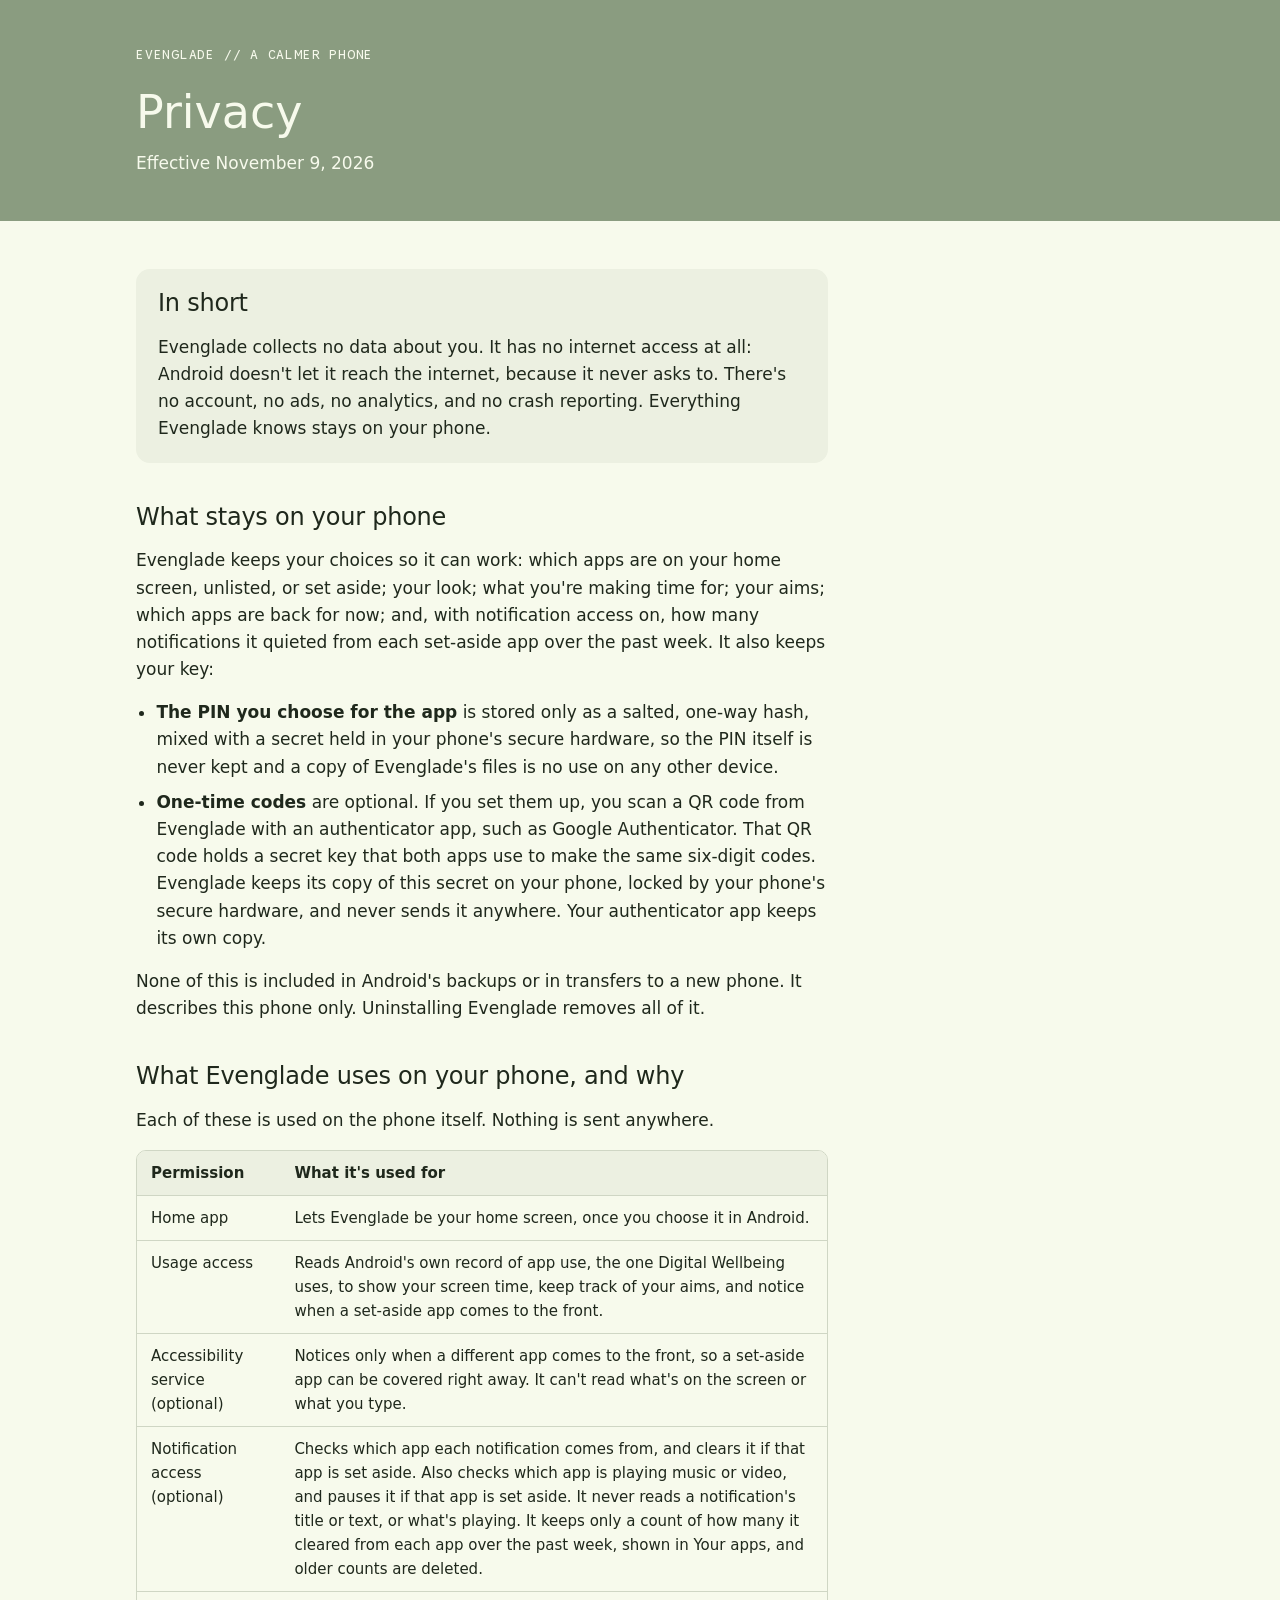
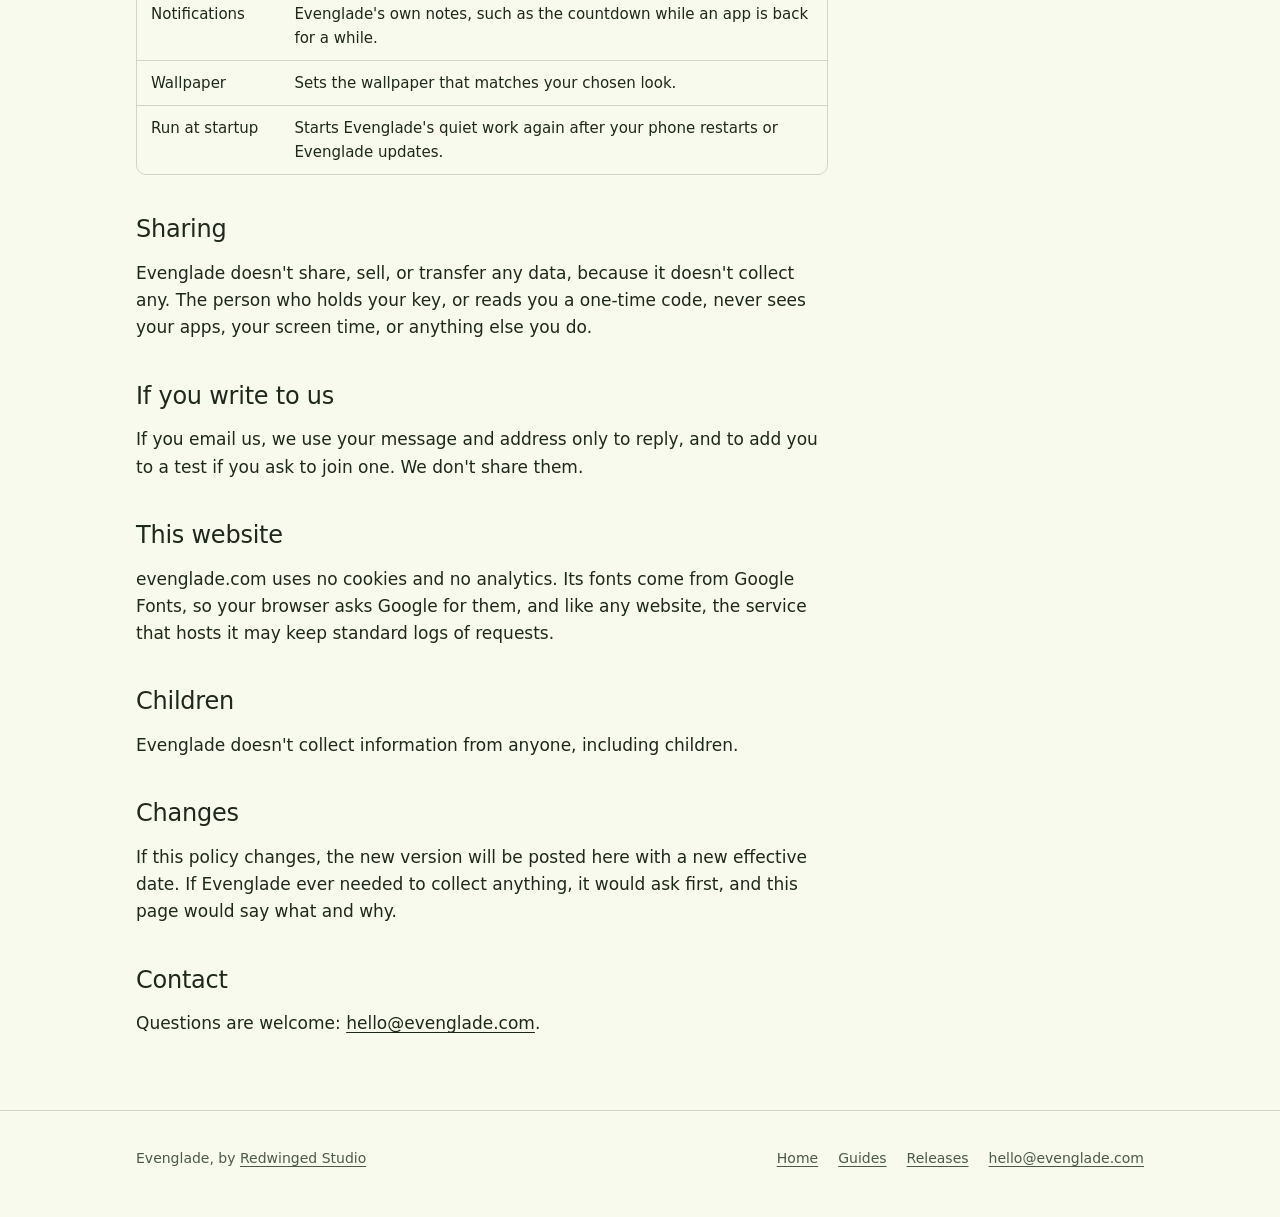
<file: docs/privacy.html>
<!doctype html>
<html lang="en">
<head>
<meta charset="utf-8">
<meta name="viewport" content="width=device-width, initial-scale=1, viewport-fit=cover">
<title>Privacy · Evenglade</title>
<meta name="description" content="Evenglade collects no data. It has no internet access, no account, no ads and no analytics, so everything it knows stays on your phone.">
<meta name="theme-color" content="#8A9C80">
<link rel="icon" href="/favicon.ico" sizes="48x48">
<link rel="icon" href="/favicon.svg" type="image/svg+xml">
<link rel="icon" href="/icon-192.png" type="image/png" sizes="192x192">
<link rel="apple-touch-icon" href="/apple-touch-icon.png">
<link rel="manifest" href="/site.webmanifest">
<link rel="canonical" href="https://evenglade.com/privacy">
<meta property="og:type" content="website">
<meta property="og:url" content="https://evenglade.com/privacy">
<meta property="og:title" content="Privacy · Evenglade">
<meta property="og:description" content="Evenglade collects no data. Everything it knows stays on your phone.">
<meta property="og:image" content="https://evenglade.com/og.png">
<meta property="og:image:width" content="1024">
<meta property="og:image:height" content="500">
<meta property="og:image:alt" content="Evenglade: a calmer phone, with space for your life. Set aside the apps that take you out of the now.">
<meta property="og:site_name" content="Evenglade">
<meta property="og:locale" content="en_US">
<meta name="twitter:card" content="summary_large_image">
<link rel="preconnect" href="https://fonts.googleapis.com">
<link rel="preconnect" href="https://fonts.gstatic.com" crossorigin>
<link rel="stylesheet" href="https://fonts.googleapis.com/css2?family=Google+Sans+Flex:wght@300..700&family=Google+Sans+Code:wght@400..700&display=swap">
<link rel="stylesheet" href="style.css">
</head>
<body>

<header class="doc-head">
  <div class="wrap">
    <a class="mono" href="/">Evenglade <span aria-hidden="true">//</span> A calmer phone</a>
    <h1>Privacy</h1>
    <p>Effective November 9, 2026</p>
  </div>
</header>

<main class="doc">
  <div class="wrap">
    <div class="prose">
      <div class="summary prose">
        <h2 style="margin-top: 0;">In short</h2>
        <p>Evenglade collects no data about you. It has no internet access at all: Android doesn't let it reach the internet, because it never asks to. There's no account, no ads, no analytics, and no crash reporting. Everything Evenglade knows stays on your phone.</p>
      </div>

      <h2>What stays on your phone</h2>
      <p>Evenglade keeps your choices so it can work: which apps are on your home screen, unlisted, or set aside; your look; what you're making time for; your aims; which apps are back for now; and, with notification access on, how many notifications it quieted from each set-aside app over the past week. It also keeps your key:</p>
      <ul>
        <li><b>The PIN you choose for the app</b> is stored only as a salted, one-way hash, mixed with a secret held in your phone's secure hardware, so the PIN itself is never kept and a copy of Evenglade's files is no use on any other device.</li>
        <li><b>One-time codes</b> are optional. If you set them up, you scan a QR code from Evenglade with an authenticator app, such as Google Authenticator. That QR code holds a secret key that both apps use to make the same six-digit codes. Evenglade keeps its copy of this secret on your phone, locked by your phone's secure hardware, and never sends it anywhere. Your authenticator app keeps its own copy.</li>
      </ul>
      <p>None of this is included in Android's backups or in transfers to a new phone. It describes this phone only. Uninstalling Evenglade removes all of it.</p>

      <h2>What Evenglade uses on your phone, and why</h2>
      <p>Each of these is used on the phone itself. Nothing is sent anywhere.</p>
      <div class="table-wrap">
        <table>
          <thead><tr><th>Permission</th><th>What it's used for</th></tr></thead>
          <tbody>
            <tr><td>Home app</td><td>Lets Evenglade be your home screen, once you choose it in Android.</td></tr>
            <tr><td>Usage access</td><td>Reads Android's own record of app use, the one Digital Wellbeing uses, to show your screen time, keep track of your aims, and notice when a set-aside app comes to the front.</td></tr>
            <tr><td>Accessibility service (optional)</td><td>Notices only when a different app comes to the front, so a set-aside app can be covered right away. It can't read what's on the screen or what you type.</td></tr>
            <tr><td>Notification access (optional)</td><td>Checks which app each notification comes from, and clears it if that app is set aside. Also checks which app is playing music or video, and pauses it if that app is set aside. It never reads a notification's title or text, or what's playing. It keeps only a count of how many it cleared from each app over the past week, shown in Your apps, and older counts are deleted.</td></tr>
            <tr><td>Notifications</td><td>Evenglade's own notes, such as the countdown while an app is back for a while.</td></tr>
            <tr><td>Wallpaper</td><td>Sets the wallpaper that matches your chosen look.</td></tr>
            <tr><td>Run at startup</td><td>Starts Evenglade's quiet work again after your phone restarts or Evenglade updates.</td></tr>
          </tbody>
        </table>
      </div>

      <h2>Sharing</h2>
      <p>Evenglade doesn't share, sell, or transfer any data, because it doesn't collect any. The person who holds your key, or reads you a one-time code, never sees your apps, your screen time, or anything else you do.</p>

      <h2>If you write to us</h2>
      <p>If you email us, we use your message and address only to reply, and to add you to a test if you ask to join one. We don't share them.</p>

      <h2>This website</h2>
      <p>evenglade.com uses no cookies and no analytics. Its fonts come from Google Fonts, so your browser asks Google for them, and like any website, the service that hosts it may keep standard logs of requests.</p>

      <h2>Children</h2>
      <p>Evenglade doesn't collect information from anyone, including children.</p>

      <h2>Changes</h2>
      <p>If this policy changes, the new version will be posted here with a new effective date. If Evenglade ever needed to collect anything, it would ask first, and this page would say what and why.</p>

      <h2>Contact</h2>
      <p>Questions are welcome: <a href="mailto:hello@evenglade.com">hello@evenglade.com</a>.</p>
    </div>
  </div>
</main>

<footer>
  <div class="wrap">
    <span>Evenglade, by <a href="https://redwinged.com">Redwinged Studio</a></span>
    <nav aria-label="Footer">
      <a href="/">Home</a>
      <a href="/guides">Guides</a>
      <a href="/releases">Releases</a>
      <a href="mailto:hello@evenglade.com">hello@evenglade.com</a>
    </nav>
  </div>
</footer>
</body>
</html>
</file>
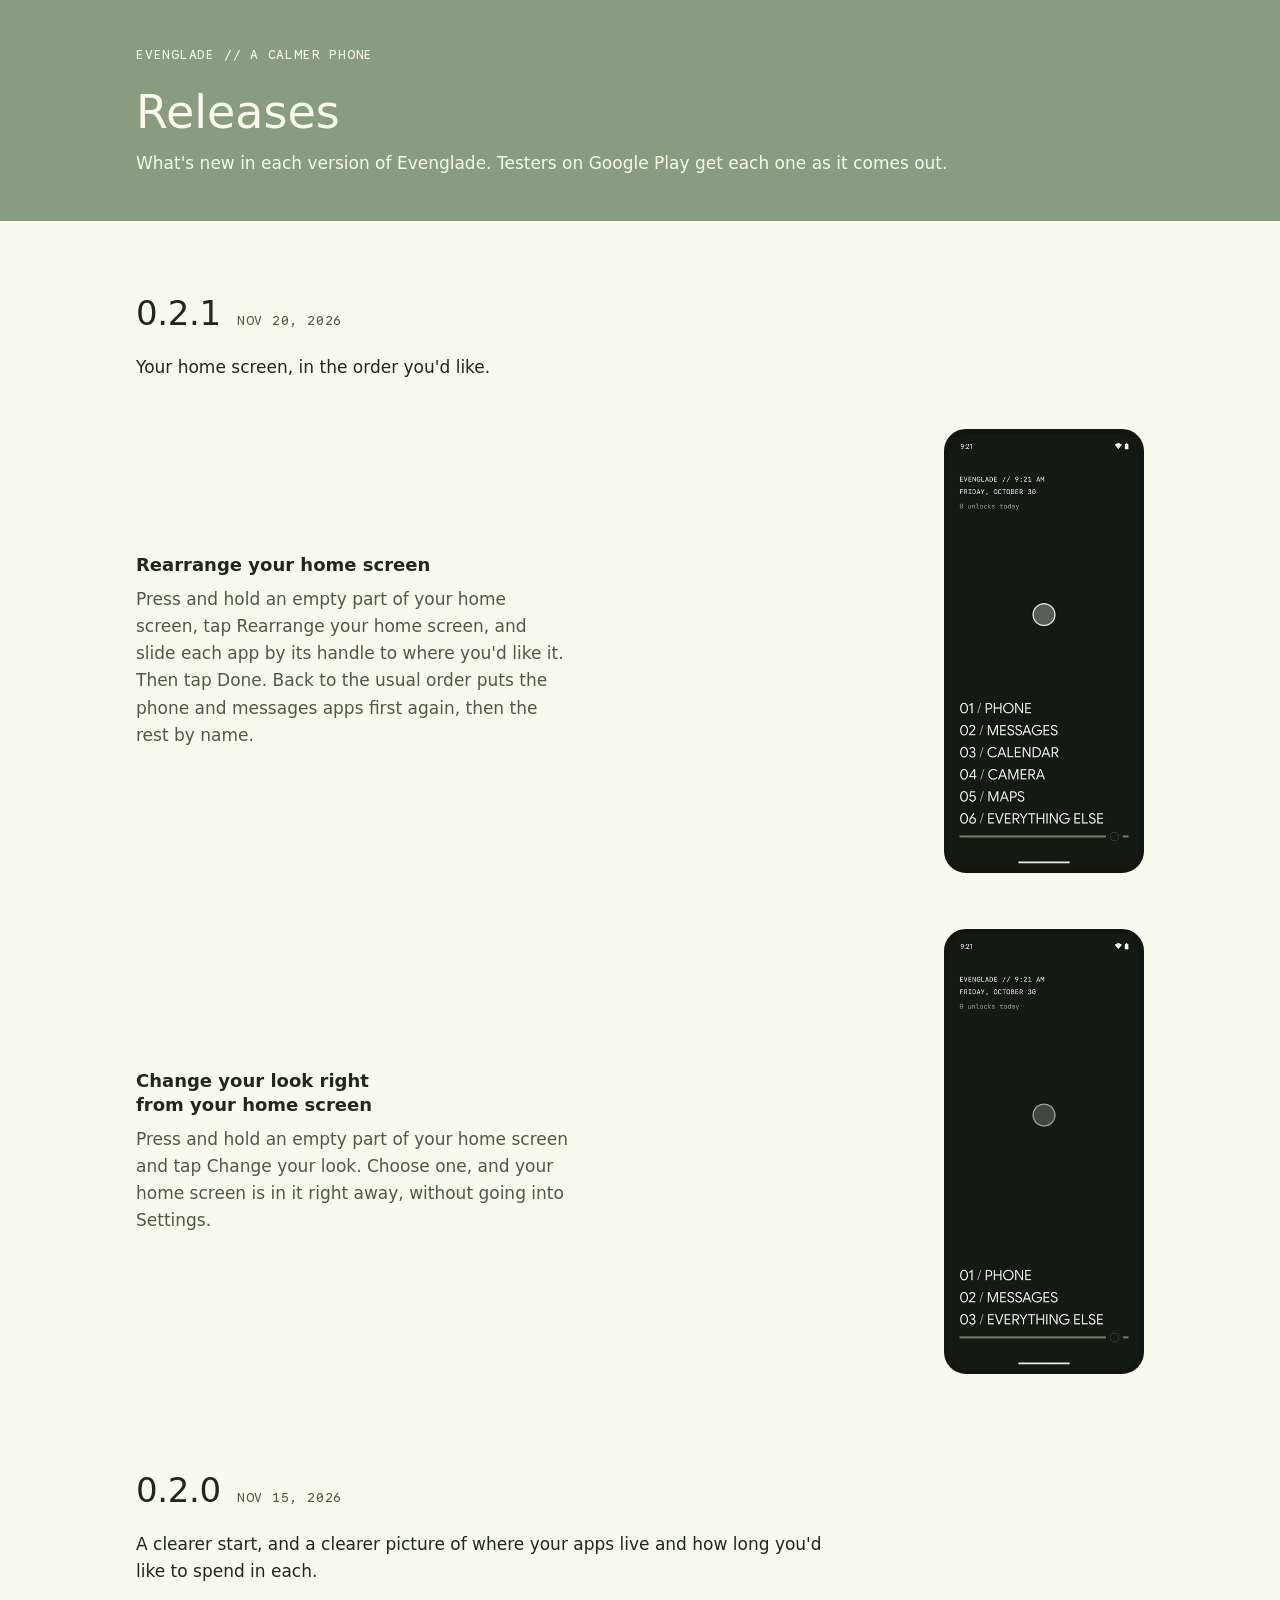
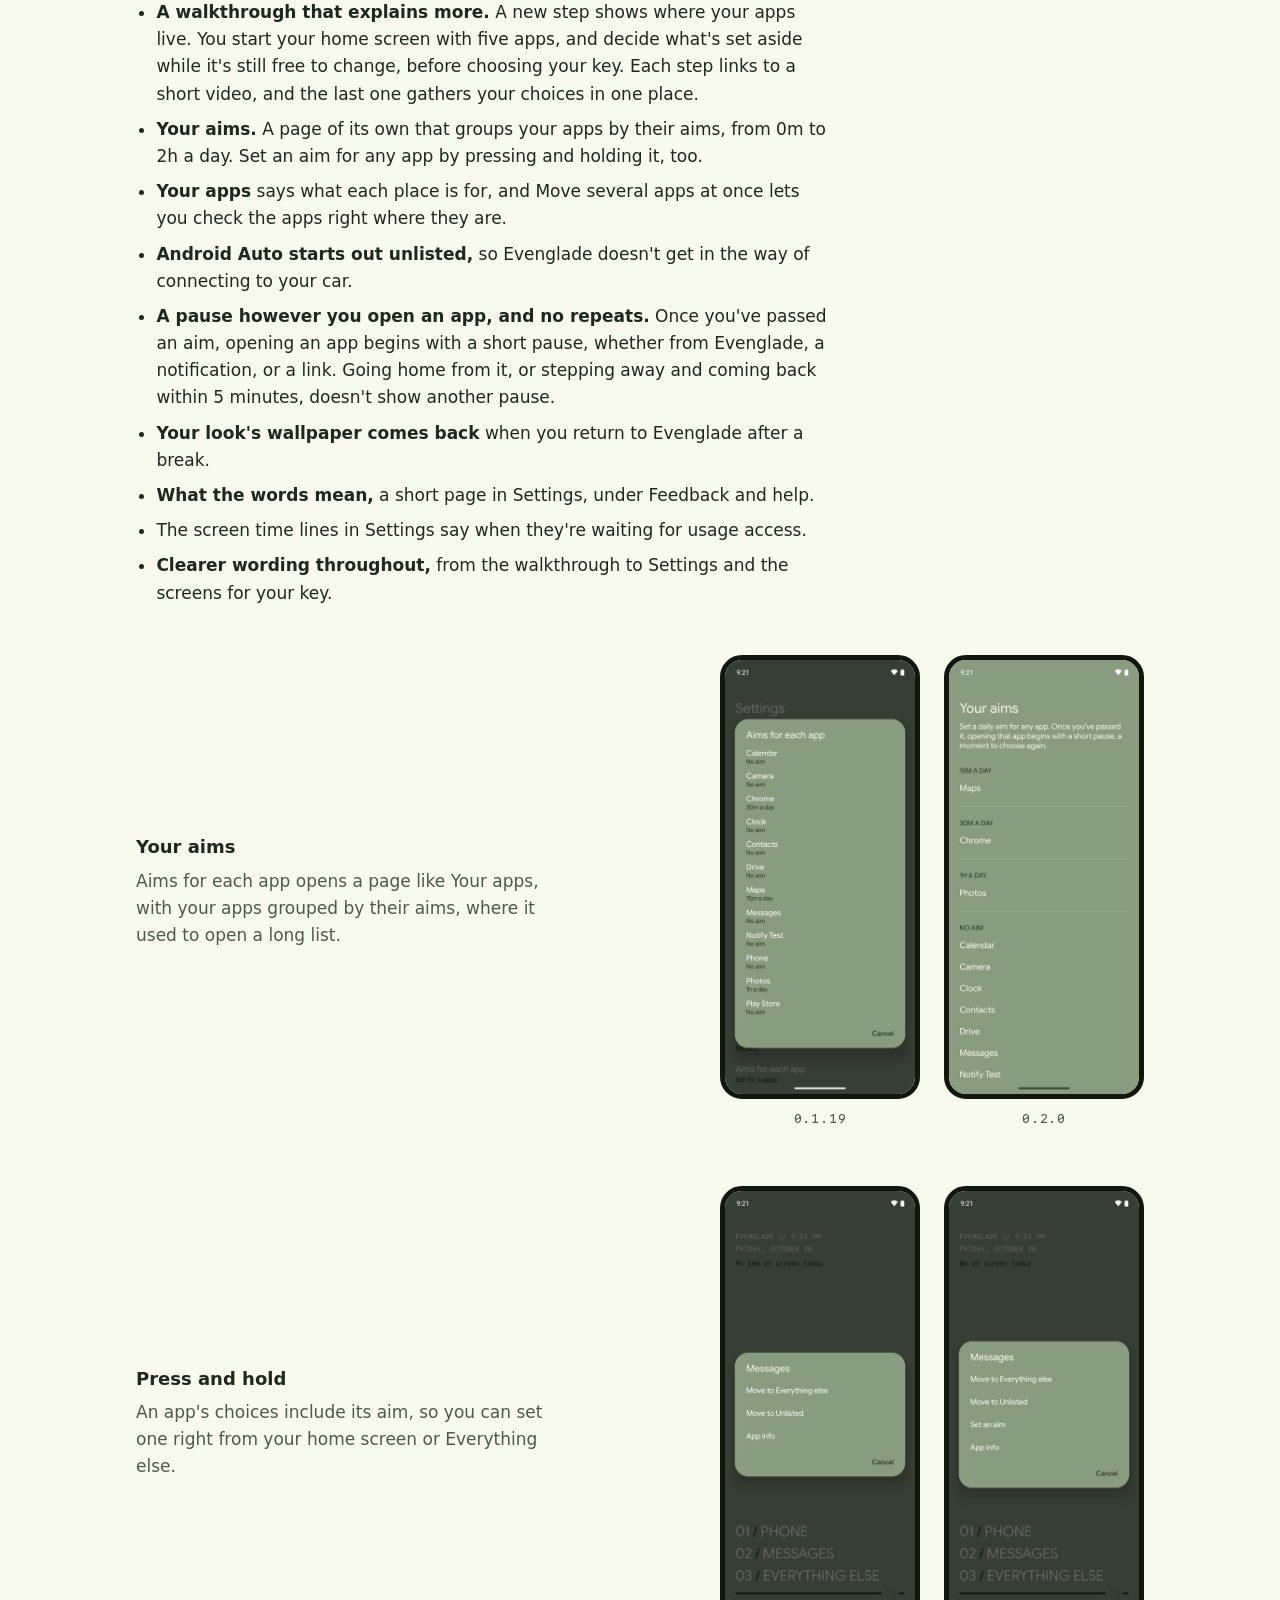
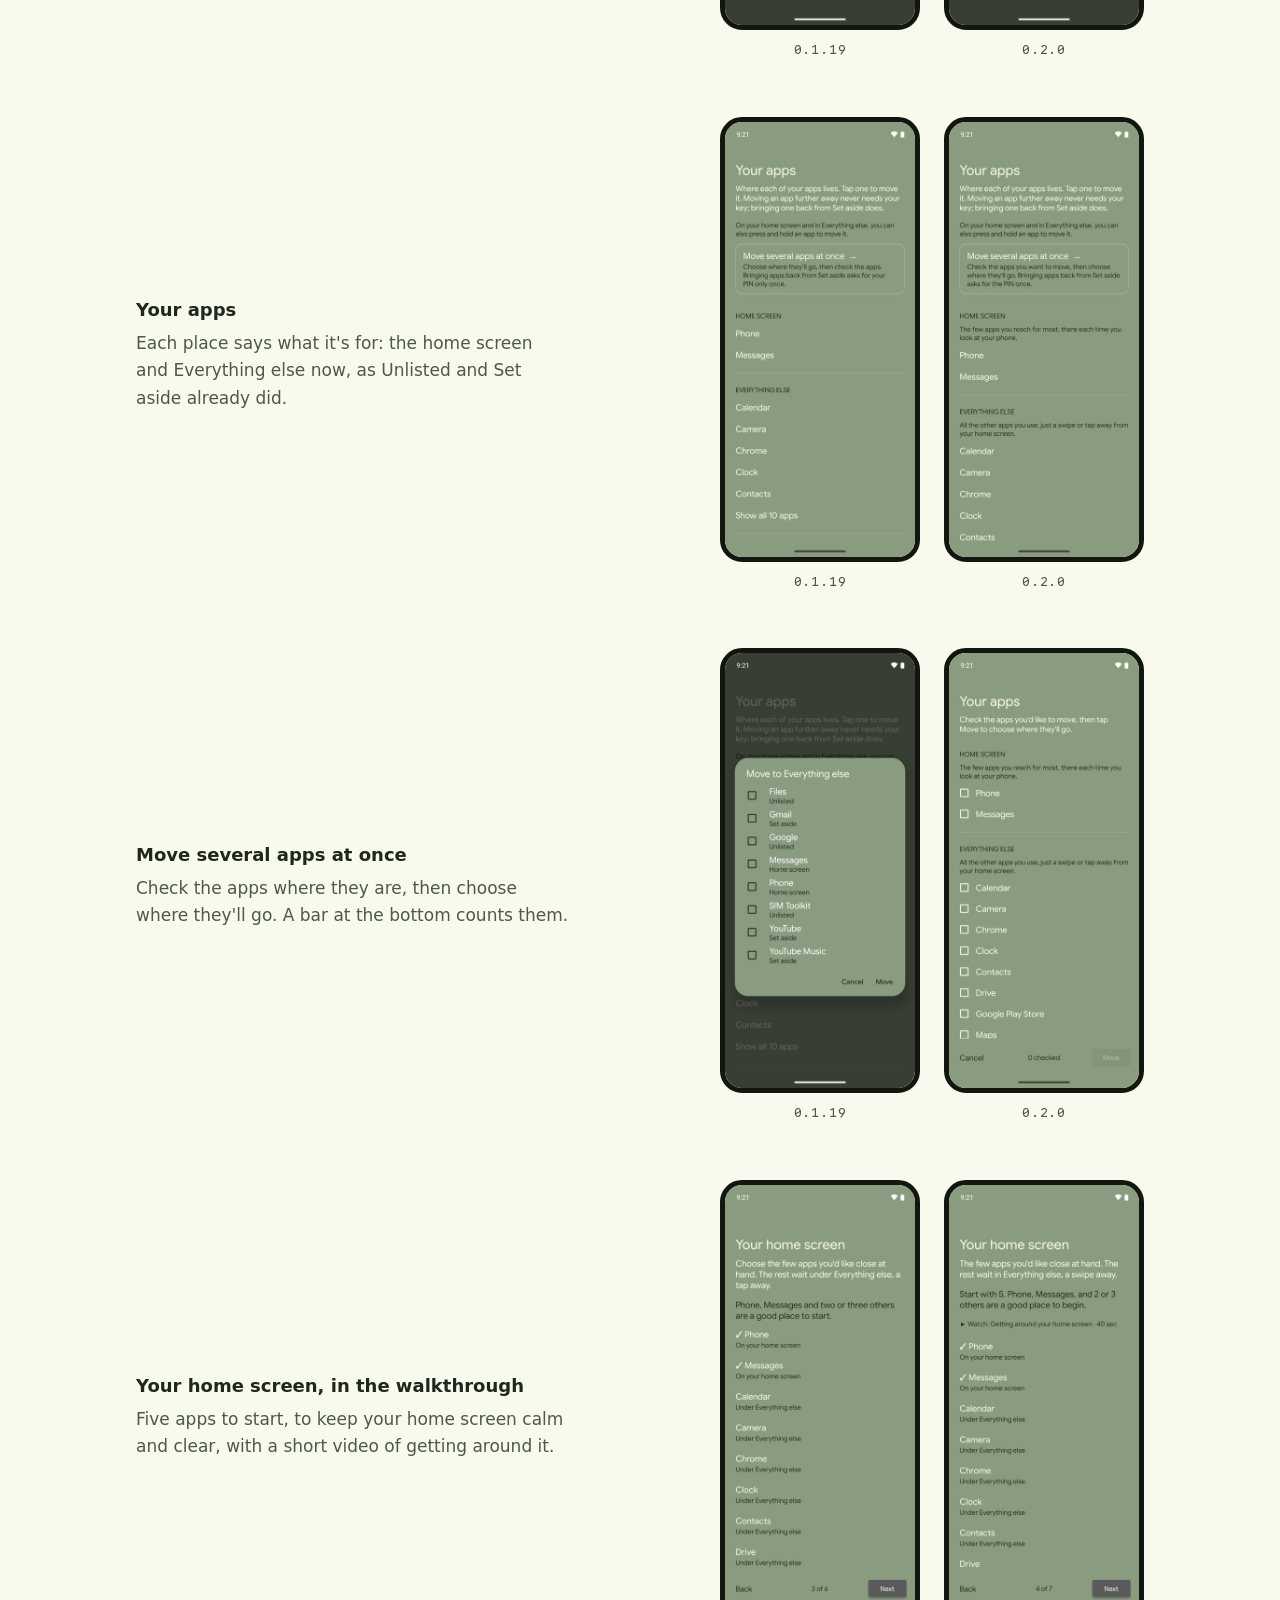
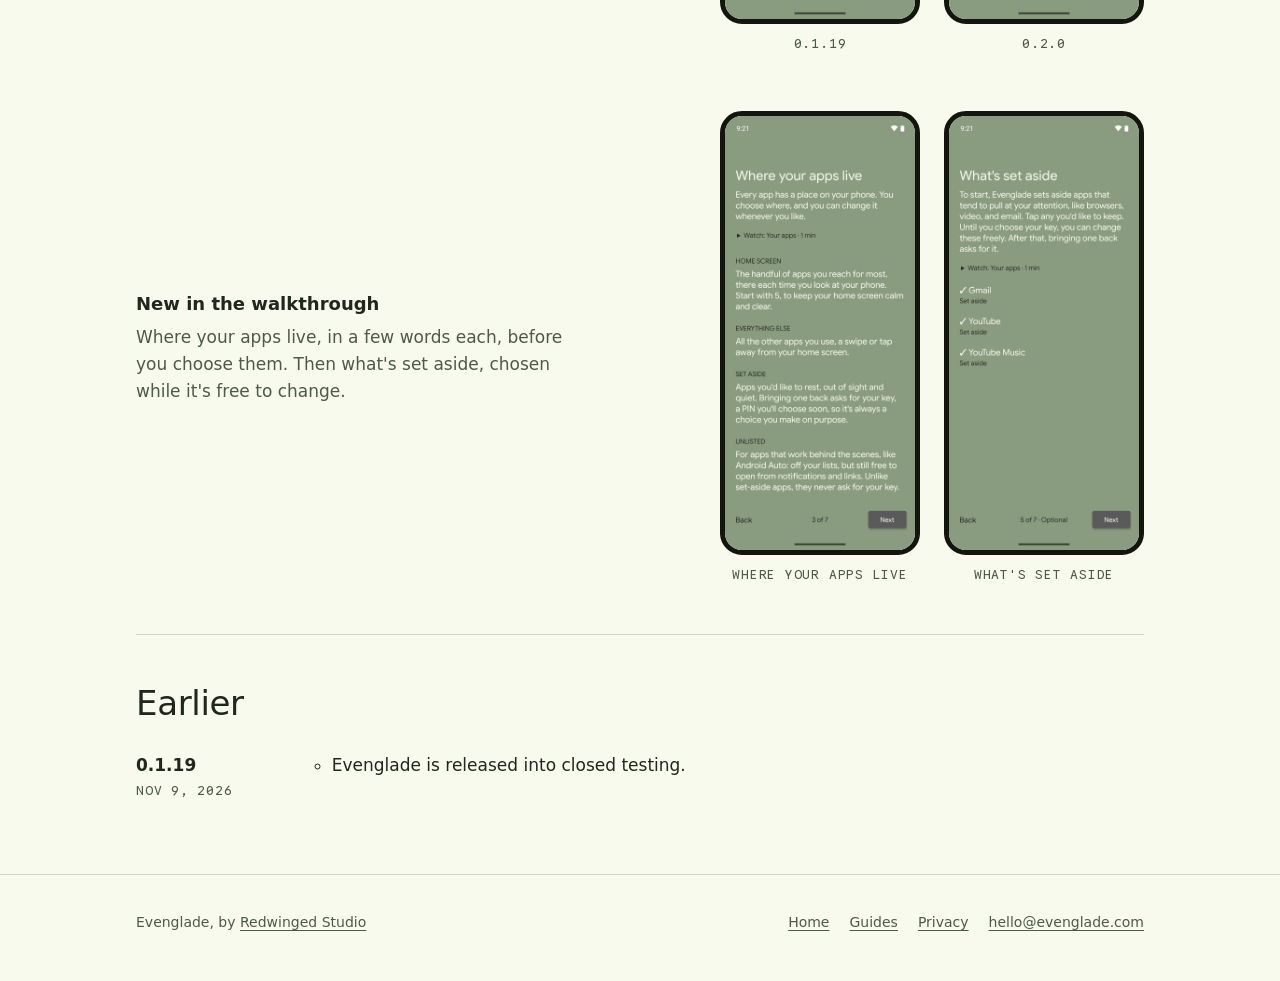
<file: docs/releases.html>
<!doctype html>
<html lang="en">
<head>
<meta charset="utf-8">
<meta name="viewport" content="width=device-width, initial-scale=1, viewport-fit=cover">
<title>Releases · Evenglade</title>
<meta name="description" content="What's new in each version of Evenglade, with the screens that changed, before and after.">
<meta name="theme-color" content="#8A9C80">
<link rel="icon" href="/favicon.ico" sizes="48x48">
<link rel="icon" href="/favicon.svg" type="image/svg+xml">
<link rel="icon" href="/icon-192.png" type="image/png" sizes="192x192">
<link rel="apple-touch-icon" href="/apple-touch-icon.png">
<link rel="manifest" href="/site.webmanifest">
<link rel="canonical" href="https://evenglade.com/releases">
<meta property="og:type" content="website">
<meta property="og:url" content="https://evenglade.com/releases">
<meta property="og:title" content="Releases · Evenglade">
<meta property="og:description" content="What's new in each version of Evenglade.">
<meta property="og:image" content="https://evenglade.com/og.png">
<meta property="og:image:width" content="1024">
<meta property="og:image:height" content="500">
<meta property="og:image:alt" content="Evenglade: a calmer phone, with space for your life. Set aside the apps that take you out of the now.">
<meta property="og:site_name" content="Evenglade">
<meta property="og:locale" content="en_US">
<meta name="twitter:card" content="summary_large_image">
<link rel="preconnect" href="https://fonts.googleapis.com">
<link rel="preconnect" href="https://fonts.gstatic.com" crossorigin>
<link rel="stylesheet" href="https://fonts.googleapis.com/css2?family=Google+Sans+Flex:wght@300..700&family=Google+Sans+Code:wght@400..700&display=swap">
<link rel="stylesheet" href="style.css">
</head>
<body>

<header class="doc-head">
  <div class="wrap">
    <a class="mono" href="/">Evenglade <span aria-hidden="true">//</span> A calmer phone</a>
    <h1>Releases</h1>
    <p>What's new in each version of Evenglade. Testers on Google Play get each one as it comes out.</p>
  </div>
</header>

<main class="releases">
  <div class="wrap">

    <article class="release" id="v0.2.1">
      <div class="release-head">
        <h2>0.2.1</h2>
        <p class="mono soft">Nov 20, 2026</p>
      </div>
      <div class="prose">
        <p>Your home screen, in the order you'd like.</p>
      </div>
      <div class="compares">
        <figure class="compare">
          <figcaption>
            <h3>Rearrange your home screen</h3>
            <p class="soft">Press and hold an empty part of your home screen, tap Rearrange your home screen, and slide each app by its handle to where you'd like it. Then tap Done. Back to the usual order puts the phone and messages apps first again, then the rest by name.</p>
          </figcaption>
          <div class="pair solo">
            <figure>
              <div class="phone"><img src="img/releases/0.2.1/rearrange.gif" width="360" height="800" loading="lazy" alt="Pressing and holding the home screen, tapping Rearrange your home screen, sliding Maps from the bottom to the top by its handle, and tapping Done: the home screen now starts with Maps."></div>
            </figure>
          </div>
        </figure>
        <figure class="compare">
          <figcaption>
            <h3>Change your look right from your home screen</h3>
            <p class="soft">Press and hold an empty part of your home screen and tap Change your look. Choose one, and your home screen is in it right away, without going into Settings.</p>
          </figcaption>
          <div class="pair solo">
            <figure>
              <div class="phone"><img src="img/releases/0.2.1/look.gif" width="360" height="800" loading="lazy" alt="Pressing and holding the home screen, tapping Change your look, and choosing Retro LCD: the home screen in Retro LCD."></div>
            </figure>
          </div>
        </figure>
      </div>
    </article>

    <!-- 0.2.0 takes in 0.1.20 to 0.1.22 too, so it's compared with 0.1.19. The screens: capture-release.sh, from 0.1.19 and this one, in both looks. -->
    <article class="release" id="v0.2.0">
      <div class="release-head">
        <h2>0.2.0</h2>
        <p class="mono soft">Nov 15, 2026</p>
      </div>
      <div class="prose">
        <p>A clearer start, and a clearer picture of where your apps live and how long you'd like to spend in each.</p>
        <ul>
          <li><b>A walkthrough that explains more.</b> A new step shows where your apps live. You start your home screen with five apps, and decide what's set aside while it's still free to change, before choosing your key. Each step links to a short video, and the last one gathers your choices in one place.</li>
          <li><b>Your aims.</b> A page of its own that groups your apps by their aims, from 0m to 2h a day. Set an aim for any app by pressing and holding it, too.</li>
          <li><b>Your apps</b> says what each place is for, and Move several apps at once lets you check the apps right where they are.</li>
          <li><b>Android Auto starts out unlisted,</b> so Evenglade doesn't get in the way of connecting to your car.</li>
          <li><b>A pause however you open an app, and no repeats.</b> Once you've passed an aim, opening an app begins with a short pause, whether from Evenglade, a notification, or a link. Going home from it, or stepping away and coming back within 5 minutes, doesn't show another pause.</li>
          <li><b>Your look's wallpaper comes back</b> when you return to Evenglade after a break.</li>
          <li><b>What the words mean,</b> a short page in Settings, under Feedback and help.</li>
          <li>The screen time lines in Settings say when they're waiting for usage access.</li>
          <li><b>Clearer wording throughout,</b> from the walkthrough to Settings and the screens for your key.</li>
        </ul>
      </div>

      <div class="compares">
        <figure class="compare">
          <figcaption>
            <h3>Your aims</h3>
            <p class="soft">Aims for each app opens a page like Your apps, with your apps grouped by their aims, where it used to open a long list.</p>
          </figcaption>
          <div class="pair">
            <figure>
              <div class="phone"><img class="when-light" src="img/releases/0.2.0/light-before-aims.jpg" width="420" height="933" loading="lazy" alt="Before: Aims for each app as a dialog, every app with its aim beneath it."><img class="when-dark" src="img/releases/0.2.0/dark-before-aims.jpg" width="420" height="933" loading="lazy" alt="Before: Aims for each app as a dialog, every app with its aim beneath it."></div>
              <figcaption class="mono soft">0.1.19</figcaption>
            </figure>
            <figure>
              <div class="phone"><img class="when-light" src="img/releases/0.2.0/light-after-aims.jpg" width="420" height="933" loading="lazy" alt="After: Your aims, with Maps under 15m a day, Chrome under 30m a day, Photos under 1h a day, then the apps with no aim."><img class="when-dark" src="img/releases/0.2.0/dark-after-aims.jpg" width="420" height="933" loading="lazy" alt="After: Your aims, with Maps under 15m a day, Chrome under 30m a day, Photos under 1h a day, then the apps with no aim."></div>
              <figcaption class="mono soft">0.2.0</figcaption>
            </figure>
          </div>
        </figure>

        <figure class="compare">
          <figcaption>
            <h3>Press and hold</h3>
            <p class="soft">An app's choices include its aim, so you can set one right from your home screen or Everything else.</p>
          </figcaption>
          <div class="pair">
            <figure>
              <div class="phone"><img class="when-light" src="img/releases/0.2.0/light-before-hold.jpg" width="420" height="933" loading="lazy" alt="Before: Messages' choices: Move to Everything else, Move to Unlisted and App info."><img class="when-dark" src="img/releases/0.2.0/dark-before-hold.jpg" width="420" height="933" loading="lazy" alt="Before: Messages' choices: Move to Everything else, Move to Unlisted and App info."></div>
              <figcaption class="mono soft">0.1.19</figcaption>
            </figure>
            <figure>
              <div class="phone"><img class="when-light" src="img/releases/0.2.0/light-after-hold.jpg" width="420" height="933" loading="lazy" alt="After: Messages' choices add Set an aim, before App info."><img class="when-dark" src="img/releases/0.2.0/dark-after-hold.jpg" width="420" height="933" loading="lazy" alt="After: Messages' choices add Set an aim, before App info."></div>
              <figcaption class="mono soft">0.2.0</figcaption>
            </figure>
          </div>
        </figure>

        <figure class="compare">
          <figcaption>
            <h3>Your apps</h3>
            <p class="soft">Each place says what it's for: the home screen and Everything else now, as Unlisted and Set aside already did.</p>
          </figcaption>
          <div class="pair">
            <figure>
              <div class="phone"><img class="when-light" src="img/releases/0.2.0/light-before-your-apps.jpg" width="420" height="933" loading="lazy" alt="Before: Your apps, with the Home screen and Everything else headings straight above their apps."><img class="when-dark" src="img/releases/0.2.0/dark-before-your-apps.jpg" width="420" height="933" loading="lazy" alt="Before: Your apps, with the Home screen and Everything else headings straight above their apps."></div>
              <figcaption class="mono soft">0.1.19</figcaption>
            </figure>
            <figure>
              <div class="phone"><img class="when-light" src="img/releases/0.2.0/light-after-your-apps.jpg" width="420" height="933" loading="lazy" alt="After: Your apps, with a line under Home screen and under Everything else saying what each is for."><img class="when-dark" src="img/releases/0.2.0/dark-after-your-apps.jpg" width="420" height="933" loading="lazy" alt="After: Your apps, with a line under Home screen and under Everything else saying what each is for."></div>
              <figcaption class="mono soft">0.2.0</figcaption>
            </figure>
          </div>
        </figure>

        <figure class="compare">
          <figcaption>
            <h3>Move several apps at once</h3>
            <p class="soft">Check the apps where they are, then choose where they'll go. A bar at the bottom counts them.</p>
          </figcaption>
          <div class="pair">
            <figure>
              <div class="phone"><img class="when-light" src="img/releases/0.2.0/light-before-move-several.jpg" width="420" height="933" loading="lazy" alt="Before: having chosen Everything else first, a dialog of every app from the other places, each with a checkbox, and Cancel and Move."><img class="when-dark" src="img/releases/0.2.0/dark-before-move-several.jpg" width="420" height="933" loading="lazy" alt="Before: having chosen Everything else first, a dialog of every app from the other places, each with a checkbox, and Cancel and Move."></div>
              <figcaption class="mono soft">0.1.19</figcaption>
            </figure>
            <figure>
              <div class="phone"><img class="when-light" src="img/releases/0.2.0/light-after-move-several.jpg" width="420" height="933" loading="lazy" alt="After: Your apps with a checkbox beside each app in its place, and Cancel, 0 checked and Move at the bottom."><img class="when-dark" src="img/releases/0.2.0/dark-after-move-several.jpg" width="420" height="933" loading="lazy" alt="After: Your apps with a checkbox beside each app in its place, and Cancel, 0 checked and Move at the bottom."></div>
              <figcaption class="mono soft">0.2.0</figcaption>
            </figure>
          </div>
        </figure>

        <figure class="compare">
          <figcaption>
            <h3>Your home screen, in the walkthrough</h3>
            <p class="soft">Five apps to start, to keep your home screen calm and clear, with a short video of getting around it.</p>
          </figcaption>
          <div class="pair">
            <figure>
              <div class="phone"><img class="when-light" src="img/releases/0.2.0/light-before-home-step.jpg" width="420" height="933" loading="lazy" alt="Before: the Your home screen step, 3 of 6."><img class="when-dark" src="img/releases/0.2.0/dark-before-home-step.jpg" width="420" height="933" loading="lazy" alt="Before: the Your home screen step, 3 of 6."></div>
              <figcaption class="mono soft">0.1.19</figcaption>
            </figure>
            <figure>
              <div class="phone"><img class="when-light" src="img/releases/0.2.0/light-after-home-step.jpg" width="420" height="933" loading="lazy" alt="After: the Your home screen step, 4 of 7, suggesting 5 apps to start with, with a link to its video."><img class="when-dark" src="img/releases/0.2.0/dark-after-home-step.jpg" width="420" height="933" loading="lazy" alt="After: the Your home screen step, 4 of 7, suggesting 5 apps to start with, with a link to its video."></div>
              <figcaption class="mono soft">0.2.0</figcaption>
            </figure>
          </div>
        </figure>

        <figure class="compare">
          <figcaption>
            <h3>New in the walkthrough</h3>
            <p class="soft">Where your apps live, in a few words each, before you choose them. Then what's set aside, chosen while it's free to change.</p>
          </figcaption>
          <div class="pair">
            <figure>
              <div class="phone"><img class="when-light" src="img/releases/0.2.0/light-after-places.jpg" width="420" height="933" loading="lazy" alt="Where your apps live: Home screen, Everything else, Set aside and Unlisted, each with a few words."><img class="when-dark" src="img/releases/0.2.0/dark-after-places.jpg" width="420" height="933" loading="lazy" alt="Where your apps live: Home screen, Everything else, Set aside and Unlisted, each with a few words."></div>
              <figcaption class="mono soft">Where your apps live</figcaption>
            </figure>
            <figure>
              <div class="phone"><img class="when-light" src="img/releases/0.2.0/light-after-aside.jpg" width="420" height="933" loading="lazy" alt="What's set aside: how the apps were chosen, then Gmail, YouTube and YouTube Music, each set aside."><img class="when-dark" src="img/releases/0.2.0/dark-after-aside.jpg" width="420" height="933" loading="lazy" alt="What's set aside: how the apps were chosen, then Gmail, YouTube and YouTube Music, each set aside."></div>
              <figcaption class="mono soft">What's set aside</figcaption>
            </figure>
          </div>
        </figure>
      </div>
    </article>

    <section class="earlier" aria-labelledby="earlier">
      <h2 id="earlier">Earlier</h2>
      <ol class="history">
        <li id="v0.1.19"><p class="ver"><b>0.1.19</b> <span class="mono soft">Nov 9, 2026</span></p>
          <ul><li>Evenglade is released into closed testing.</li></ul></li>
      </ol>
    </section>

  </div>
</main>

<footer>
  <div class="wrap">
    <span>Evenglade, by <a href="https://redwinged.com">Redwinged Studio</a></span>
    <nav aria-label="Footer">
      <a href="/">Home</a>
      <a href="/guides">Guides</a>
      <a href="/privacy">Privacy</a>
      <a href="mailto:hello@evenglade.com">hello@evenglade.com</a>
    </nav>
  </div>
</footer>
</body>
</html>
</file>
<file: docs/style.css>
/* evenglade.com: one calm column, like the phone's own list. The hero is the home screen itself, set in
   type, beside the real screen; sage bands mark the places the page speaks about the phone. */
:root {
  --page: #F7FAEC;        /* the app's cream */
  --ink: #1F281C;         /* the app's dark ink */
  --soft: #4E5A49;        /* quieter text, ink toward sage */
  --sage: #8A9C80;        /* the app's sage ground */
  --on-sage: #F7FAEC;
  --sage-ink: #1F281C;    /* slashes and small text on sage */
  --rule: #CFD6C4;
  --panel: #ECF0E1;
  --font-body: "Google Sans Flex", "Roboto", system-ui, sans-serif;
  --font-mono: "Google Sans Code", ui-monospace, "SFMono-Regular", Menlo, monospace;
  --measure: 64ch;
  color-scheme: light;
}
@media (prefers-color-scheme: dark) {
  :root {
    --page: #161C15; --ink: #E9ECDF; --soft: #AEB8A6; --sage: #232C21; --on-sage: #E9ECDF;
    --sage-ink: #8A9E82; --rule: #313833; --panel: #1C231B;
    color-scheme: dark;
  }
}

/* Each screenshot comes in the app's light and dark looks; the page shows the one that matches. */
.phone .when-dark { display: none; }
@media (prefers-color-scheme: dark) {
  .phone .when-dark { display: block; }
  .phone .when-light { display: none; }
}

* { box-sizing: border-box; }
html { scroll-behavior: smooth; -webkit-text-size-adjust: 100%; }
@media (prefers-reduced-motion: reduce) { html { scroll-behavior: auto; } }
body { background: var(--page); color: var(--ink); font: 400 17px/1.6 var(--font-body); margin: 0; }
.wrap { max-width: 1040px; margin: 0 auto; padding-left: max(16px, env(safe-area-inset-left, 0px)); padding-right: max(16px, env(safe-area-inset-right, 0px)); }
a { color: inherit; text-underline-offset: 3px; }
a:focus-visible, button:focus-visible { outline: 2px solid var(--sage-ink); outline-offset: 3px; border-radius: 4px; }
h1, h2, h3 { text-wrap: balance; margin: 0; font-weight: 500; }
h2 { font-size: clamp(26px, 3.4vw, 34px); line-height: 1.2; letter-spacing: -0.01em; }
h3 { font-size: 18px; line-height: 1.35; font-weight: 600; }
p { margin: 0; }
.mono { font-family: var(--font-mono); font-size: 13px; letter-spacing: 0.06em; text-transform: uppercase; }
.prose { max-width: var(--measure); display: grid; gap: 14px; }
.soft { color: var(--soft); }
section { padding-block: 72px; }
section + section { border-top: 1px solid var(--rule); }

/* Hero: the sage home screen. */
.hero { background: var(--sage); color: var(--on-sage); padding-block: 56px 64px; }
.hero .wrap { display: grid; grid-template-columns: minmax(0, 1.25fr) minmax(0, 0.75fr); gap: 48px; align-items: center; }
.hero .status { opacity: 0.9; }
.hero .status span, .hero .slash { color: var(--sage-ink); }
.hero h1 { font-size: clamp(34px, 5vw, 54px); line-height: 1.08; font-weight: 400; letter-spacing: -0.015em; margin-top: 28px; }
.hero .lede { font-size: 19px; line-height: 1.55; margin-top: 20px; max-width: 34em; }
.list { margin-top: 36px; display: grid; gap: 2px; font-weight: 300; font-size: clamp(24px, 3.2vw, 34px); line-height: 1.25; text-transform: uppercase; letter-spacing: 0.01em; }
.list a { text-decoration: none; display: inline-block; }
.list a:hover .name { text-decoration: underline; text-decoration-thickness: 1px; }
.rule { margin-top: 18px; display: flex; align-items: center; gap: 10px; max-width: 520px; }
.rule::before { content: ""; flex: 1; height: 2px; background: var(--sage-ink); opacity: 0.8; border-radius: 1px; }
.rule svg { width: 22px; height: 22px; color: var(--sage-ink); flex: none; }
.hero .tagline { font-size: clamp(20px, 2.4vw, 24px); line-height: 1.3; margin-top: 12px; }
.soon { margin-top: 22px; font-size: 16px; display: flex; flex-wrap: wrap; align-items: center; gap: 10px 16px; }
.soon a { font-weight: 600; }
.soon .cta, .go .cta { display: inline-block; font: 500 16px var(--font-body); color: var(--page); background: var(--ink); border-radius: 999px; padding: 11px 20px; text-decoration: none; }
.soon .cta:hover, .go .cta:hover { opacity: 0.9; }
.prose .go { margin-top: 24px; }
.phone { width: 100%; max-width: 280px; aspect-ratio: 1080 / 2400; border-radius: 26px; border: 6px solid #12160F; overflow: hidden; background: #12160F; justify-self: center; box-shadow: 0 24px 50px -24px rgba(18, 22, 15, 0.55); }
.phone img { display: block; width: 100%; height: 100%; object-fit: cover; }

/* The features, each beside its screen. */
.tour { display: grid; gap: 64px; margin-top: 48px; }
/* The same size as the phone at the top, so the screens are easy to read. */
.stop { display: grid; grid-template-columns: 280px minmax(0, 1fr); gap: 56px; align-items: center; }
.stop .phone { max-width: 280px; box-shadow: none; }
.stop .text { display: grid; gap: 12px; max-width: 52ch; }
/* Your key: the phone with a code typed in, and the key holder's authenticator in front of it, as on Play's card. */
.stop .duo { position: relative; width: 100%; max-width: 280px; justify-self: center; padding-bottom: 6px; }
.stop .duo .phone { max-width: none; justify-self: auto; }
.auth {
  position: absolute; right: -14%; bottom: 0; width: 42%; aspect-ratio: 1 / 2;
  container-type: inline-size;
  border: 4px solid #1a1f18; border-radius: 12px; background: #fbfcf9; overflow: hidden;
  box-shadow: -4px 6px 14px rgba(0, 0, 0, 0.28); transform: rotate(5deg); transform-origin: bottom right;
}
.auth-screen { height: 100%; padding: 12cqw 8cqw; display: grid; align-content: start; gap: 7cqw; color: #1d2a20; }
.auth-bar { height: 2.5cqw; width: 40%; background: #d7ddd3; border-radius: 2px; }
.auth-title { font: 600 8cqw/1.2 var(--font-body); color: #3f4a3c; white-space: nowrap; }
.auth-row { display: grid; grid-template-columns: 1fr auto; grid-template-areas: "name ring" "code ring"; align-items: center; gap: 1cqw 4cqw; border-top: 1px solid #e3e7df; padding-top: 7cqw; min-width: 0; }
.auth-name { grid-area: name; font: 500 9cqw/1.2 var(--font-body); color: #56614f; }
.auth-code { grid-area: code; font: 700 14cqw/1.1 var(--font-mono); white-space: nowrap; color: #2d5c38; }
.auth-ring { grid-area: ring; width: 12cqw; height: 12cqw; color: #2d5c38; }
.stop .text ul { margin: 0; padding-left: 1.1em; display: grid; gap: 6px; }
.stop .text ul.watch, .prose ul.watch { list-style: none; padding: 0; margin-top: 4px; gap: 4px; font-size: 15px; }
.prose ul.watch { margin: 0; }
.watch a { display: inline-flex; align-items: center; gap: 8px; }
.watch svg { width: 12px; height: 12px; fill: currentColor; flex: none; }
.watch .len { color: var(--soft); font-size: 14px; white-space: nowrap; }

/* The player: a guide's video over the page, opened from a watch link. The box sizes to the video, which
   fits the screen's height and, on a phone, its width; the title wraps to the video's width. */
html:has(.player[open]) { overflow: hidden; }
.player { padding: 0; border: 0; background: transparent; color: var(--ink); max-width: none; max-height: none; overflow: visible; }
.player::backdrop { background: rgb(16 20 15 / 0.72); backdrop-filter: blur(3px); }
.player-box { background: var(--page); border-radius: 22px; padding: 14px 14px 16px; display: grid; gap: 10px; box-shadow: 0 20px 60px rgb(0 0 0 / 0.35); }
.player-head { display: flex; align-items: center; justify-content: space-between; gap: 12px; padding-left: 6px; width: 0; min-width: 100%; }
.player h2 { font-size: 16px; font-weight: 600; line-height: 1.3; margin: 0; min-width: 0; }
.player-close { flex: none; width: 40px; height: 40px; border-radius: 50%; border: 1px solid var(--rule); background: var(--panel); color: var(--ink); display: grid; place-items: center; cursor: pointer; padding: 0; }
.player-close:hover { border-color: var(--soft); }
.player-close svg { width: 14px; height: 14px; stroke: currentColor; stroke-width: 1.8; stroke-linecap: round; fill: none; }
.player video { display: block; width: min(calc((100svh - 120px) * 9 / 16), calc(100vw - 60px), 420px); height: auto; aspect-ratio: 1080 / 1920; border-radius: 14px; background: #8A9E82; }
/* Your look: every look in a row that pans, like the app's own picker. */
.looks-head { display: flex; justify-content: space-between; align-items: end; gap: 24px; }
.pan { display: flex; gap: 10px; flex: none; }
.pan button { width: 44px; height: 44px; border-radius: 50%; border: 1px solid var(--rule); background: var(--panel); color: var(--ink); display: grid; place-items: center; cursor: pointer; padding: 0; }
.pan button:hover:not(:disabled) { border-color: var(--soft); }
.pan button:disabled { opacity: 0.35; cursor: default; }
.pan svg { width: 20px; height: 20px; fill: none; stroke: currentColor; stroke-width: 2; stroke-linecap: round; stroke-linejoin: round; }
.rail { margin-top: 36px; overflow-x: auto; scroll-snap-type: x mandatory; overscroll-behavior-x: contain; scrollbar-width: thin; padding-bottom: 14px; border-radius: 4px; }
.rail:focus-visible { outline: 2px solid var(--sage-ink); outline-offset: 4px; }
.rail ul { list-style: none; margin: 0; padding: 0; display: grid; grid-auto-flow: column; grid-auto-columns: 184px; gap: 20px; }
.rail li { scroll-snap-align: start; }
.rail figure { margin: 0; display: grid; gap: 12px; }
.rail .phone { max-width: none; border-width: 4px; border-radius: 18px; box-shadow: none; }
.rail figcaption { display: grid; gap: 2px; font-size: 15px; line-height: 1.4; }
.rail figcaption span { color: var(--soft); font-size: 14px; }

/* What stays: a sage band. */
.keep { background: var(--sage); color: var(--on-sage); }
.keep .soft { color: var(--on-sage); opacity: 0.85; }
.keep ul { list-style: none; margin: 28px 0 0; padding: 0; display: grid; grid-template-columns: repeat(2, minmax(0, 1fr)); gap: 14px 32px; max-width: 760px; }
.keep li { display: grid; grid-template-columns: auto minmax(0, 1fr); gap: 12px; }
.keep li .slash { color: var(--sage-ink); font-weight: 300; }

/* Trying it early, and the questions after it. */
.address { display: flex; flex-wrap: wrap; align-items: center; gap: 12px; margin-top: 8px; }
.address a { font: 500 18px var(--font-mono); background: var(--panel); padding: 10px 14px; border-radius: 10px; text-decoration: none; }
.address button { font: 500 15px var(--font-body); color: var(--page); background: var(--ink); border: 0; border-radius: 999px; padding: 10px 18px; cursor: pointer; }
.steps { list-style: none; counter-reset: step; margin: 6px 0 0; padding: 0; display: grid; gap: 16px; }
.steps li { counter-increment: step; display: grid; grid-template-columns: 2.4em minmax(0, 1fr); column-gap: 10px; }
.steps li::before { content: counter(step, decimal-leading-zero); font: 500 15px/1.7 var(--font-mono); color: var(--soft); }
.steps b { font-weight: 600; }
.steps .later span { color: var(--soft); }
.steps .later b { color: var(--ink); }
.steps em { display: block; margin-top: 4px; font: 500 12px/1.4 var(--font-mono); font-style: normal; letter-spacing: 0.06em; text-transform: uppercase; color: var(--soft); }
dl { margin: 0; display: grid; gap: 22px; }
dt { font-weight: 600; }
dd { margin: 4px 0 0; color: var(--soft); }
dd p { margin: 0; }
dd ul { margin: 8px 0 0; padding-left: 1.1em; display: grid; gap: 6px; }
dd ul b { color: var(--ink); font-weight: 600; }
.faq { margin-top: 32px; grid-template-columns: repeat(2, minmax(0, 1fr)); gap: 28px 48px; max-width: 920px; }

footer { padding-block: 36px 48px; border-top: 1px solid var(--rule); }
footer .wrap { display: flex; flex-wrap: wrap; justify-content: space-between; gap: 12px 24px; color: var(--soft); font-size: 14px; }
footer nav { display: flex; flex-wrap: wrap; gap: 8px 20px; }

/* The privacy policy: a plain reading page. */
.doc-head { background: var(--sage); color: var(--on-sage); padding-block: 40px 44px; }
.doc-head a { text-decoration: none; }
.doc-head h1 { font-size: clamp(32px, 4.4vw, 46px); font-weight: 400; line-height: 1.1; margin-top: 20px; }
.doc-head p { margin-top: 12px; }
.doc { padding-block: 48px 72px; }
.doc .prose { gap: 16px; }
.doc h2 { font-size: 24px; margin-top: 24px; }
.doc ul { margin: 0; padding-left: 1.2em; display: grid; gap: 8px; }
.doc .summary { background: var(--panel); border-radius: 14px; padding: 20px 22px; }
.table-wrap { overflow-x: auto; border: 1px solid var(--rule); border-radius: 10px; }
table { border-collapse: collapse; width: 100%; font-size: 15px; }
th, td { text-align: left; padding: 10px 14px; border-bottom: 1px solid var(--rule); vertical-align: top; }
th { background: var(--panel); font-weight: 600; }
tr:last-child td { border-bottom: 0; }

/* Guides: each video beside its words, one after another. */
.doc-head .guide-list { margin-top: 28px; font-size: clamp(20px, 2.6vw, 26px); }
.doc-head .guide-list .slash { color: var(--sage-ink); }
.guides { padding-block: 24px 72px; }
.guide { display: grid; grid-template-columns: 300px minmax(0, 1fr); gap: 40px; align-items: start; padding-block: 48px; scroll-margin-top: 16px; }
.guide + .guide { border-top: 1px solid var(--rule); }
.guide video { display: block; width: 100%; height: auto; aspect-ratio: 1080 / 1920; border-radius: 18px; background: #8A9E82; }
.guide .text { display: grid; gap: 12px; max-width: 56ch; padding-top: 8px; }
.guide h2 { font-size: clamp(24px, 3vw, 30px); }
.guide details { margin-top: 6px; border-top: 1px solid var(--rule); padding-top: 12px; }
.guide summary { cursor: pointer; font-weight: 600; width: fit-content; }
.guide details[open] summary { margin-bottom: 10px; }
.guide ol { margin: 0 0 12px; padding-left: 1.3em; display: grid; gap: 6px; }
.guide details p { color: var(--soft); }

/* Watch: one guide's video, opened from a step of Evenglade's walkthrough, sized to fit a phone's screen
   with its title in view. Wider screens set its words beside it, as on the guides page. */
.watch { padding-block: 20px 56px; }
.watch .wrap { display: grid; grid-template-columns: 300px minmax(0, 1fr); gap: 16px 40px; align-items: start; }
.watch .wrap > .mono { grid-column: 1 / -1; text-decoration: none; }
.watch video { display: block; width: 100%; height: auto; aspect-ratio: 1080 / 1920; border-radius: 18px; background: #8A9E82; }
.watch .text { display: grid; gap: 12px; max-width: 56ch; padding-top: 8px; }
.watch h1 { font-size: clamp(24px, 3vw, 30px); line-height: 1.2; }
.watch details { margin-top: 6px; border-top: 1px solid var(--rule); padding-top: 12px; }
.watch summary { cursor: pointer; font-weight: 600; width: fit-content; }
.watch details[open] summary { margin-bottom: 10px; }
.watch ol { margin: 0 0 12px; padding-left: 1.3em; display: grid; gap: 6px; }
.watch details p { color: var(--soft); }
.watch .back { margin-top: 8px; }
@media (max-width: 560px) {
  .watch .wrap { grid-template-columns: minmax(0, 1fr); }
  .watch video { width: auto; max-width: 100%; max-height: 70svh; justify-self: center; }
}


/* Releases: each release's changes, then the screens that changed, before and after, side by side. */
.releases { padding-block: 24px 72px; }
.release { padding-block: 48px; display: grid; gap: 20px; }
.release-head { display: flex; flex-wrap: wrap; align-items: baseline; gap: 6px 16px; }
.release .prose ul { margin: 0; padding-left: 1.2em; display: grid; gap: 8px; }
.release .prose b { font-weight: 600; }
.compares { display: grid; gap: 56px; margin-top: 28px; }
.compare { margin: 0; display: grid; grid-template-columns: minmax(0, 1fr) auto; gap: 24px 48px; align-items: center; }
.compare > figcaption { display: grid; gap: 8px; max-width: 40ch; }
.compare .pair { display: grid; grid-template-columns: repeat(2, 200px); gap: 24px; }
.compare .pair.solo { grid-template-columns: 200px; }
.compare .pair figure { margin: 0; display: grid; gap: 10px; justify-items: center; text-align: center; }
.compare .phone { max-width: 200px; border-width: 5px; border-radius: 22px; box-shadow: none; }
.earlier { border-top: 1px solid var(--rule); padding-block: 48px 0; }
.history { list-style: none; margin: 28px 0 0; padding: 0; display: grid; gap: 20px; max-width: 760px; }
.history > li { display: grid; grid-template-columns: 9em minmax(0, 1fr); gap: 4px 24px; scroll-margin-top: 16px; }
.history .ver { display: grid; gap: 2px; }
.history .ver b { font-weight: 600; }
.history ul { margin: 0; padding-left: 1.1em; display: grid; gap: 4px; }
@media (max-width: 820px) {
  .compare { grid-template-columns: minmax(0, 1fr); }
}
@media (max-width: 560px) {
  .compare .pair { grid-template-columns: repeat(2, minmax(0, 1fr)); gap: 14px; }
  .compare .pair.solo { grid-template-columns: minmax(0, 200px); justify-content: center; }
  .compare .phone { border-width: 4px; border-radius: 16px; }
  .history > li { grid-template-columns: minmax(0, 1fr); }
  .history .ver { display: flex; gap: 12px; align-items: baseline; }
}


@media (max-width: 820px) {
  .guide { grid-template-columns: 220px minmax(0, 1fr); gap: 24px; }
}
@media (max-width: 560px) {
  .guide { grid-template-columns: minmax(0, 1fr); gap: 20px; padding-block: 36px; }
  .guide video { max-width: 300px; }
}

@media (max-width: 820px) {
  .hero .wrap { grid-template-columns: minmax(0, 1fr); gap: 36px; }
  .faq { grid-template-columns: minmax(0, 1fr); gap: 22px; }
  .hero .phone { max-width: 240px; }
  .stop { grid-template-columns: 240px minmax(0, 1fr); gap: 44px; align-items: start; }
  .stop .phone, .stop .duo { max-width: 240px; }
}
@media (max-width: 560px) {
  section { padding-block: 52px; }
  .keep ul { grid-template-columns: minmax(0, 1fr); }
  .pan { display: none; }
  .rail ul { grid-auto-columns: 150px; gap: 14px; }
  .stop { grid-template-columns: minmax(0, 1fr); }
  .stop .phone { justify-self: start; }
  .stop .duo { justify-self: start; }
}
</file>
